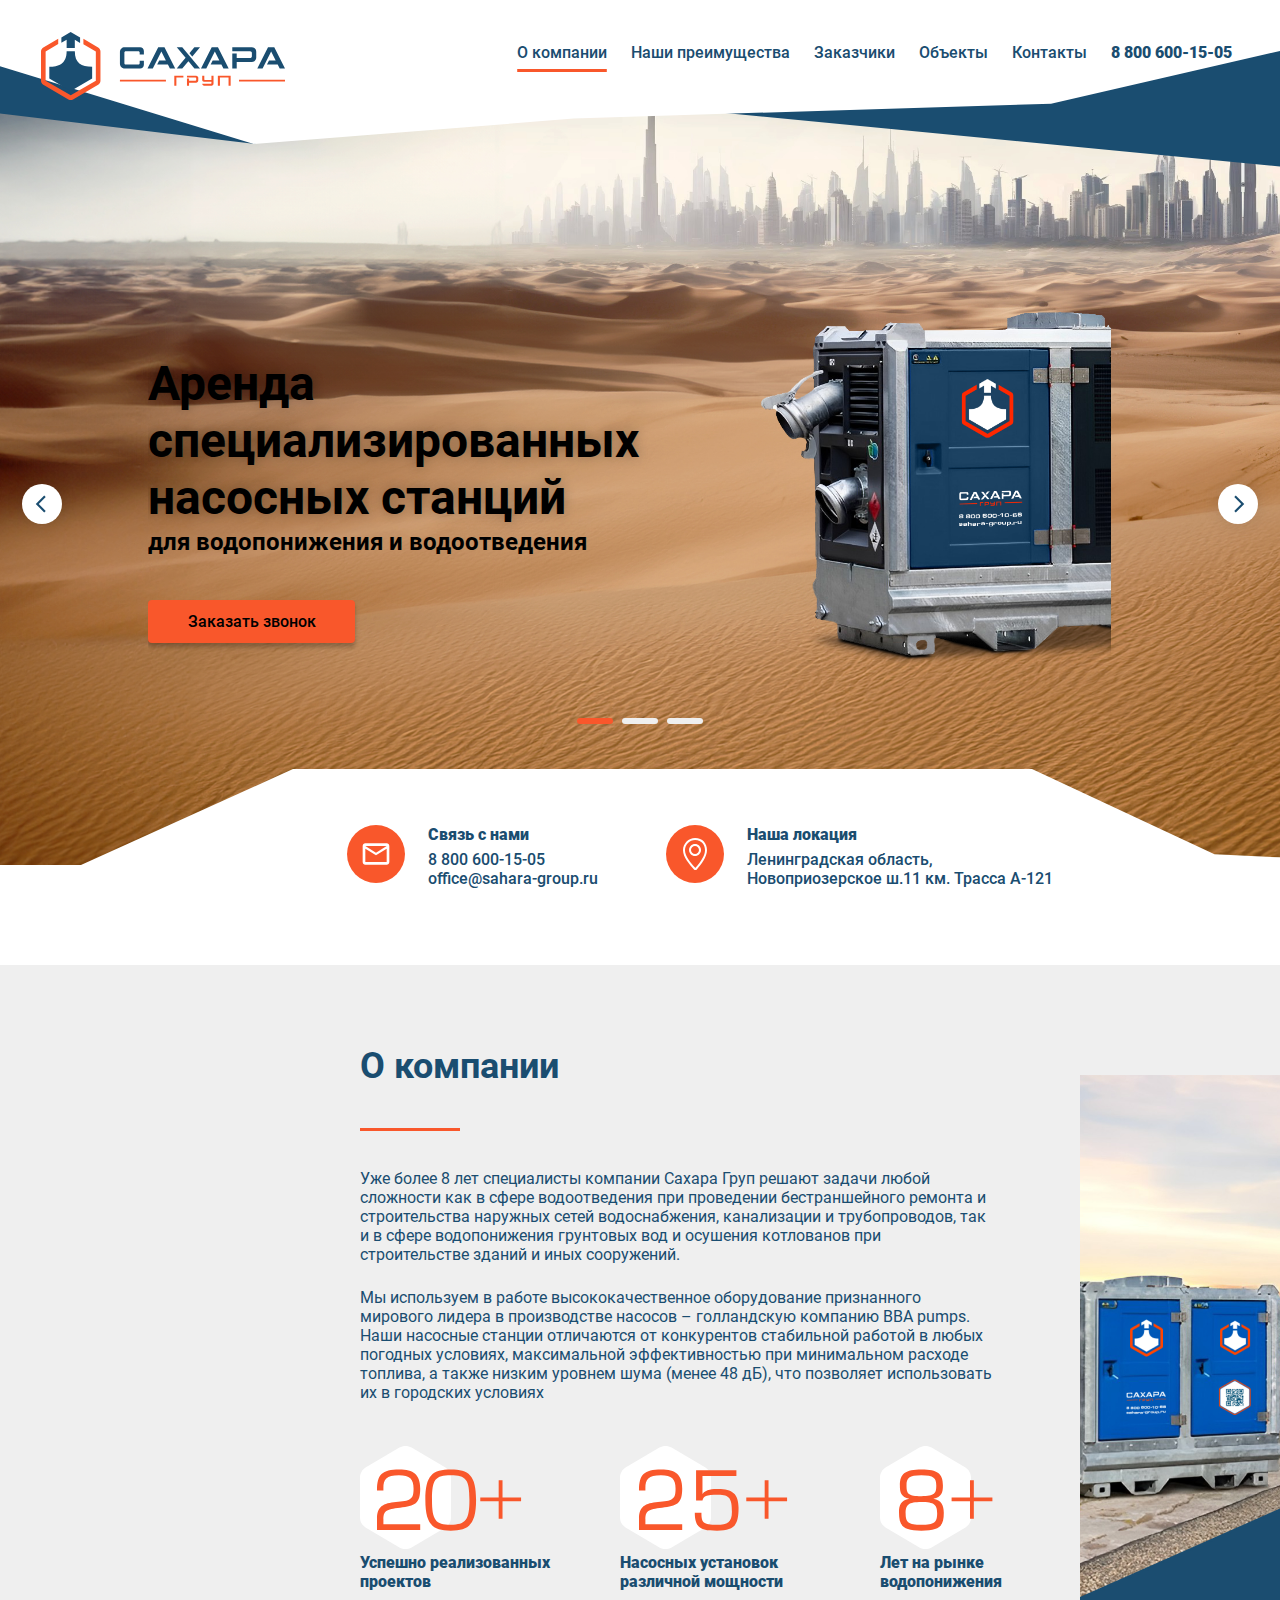
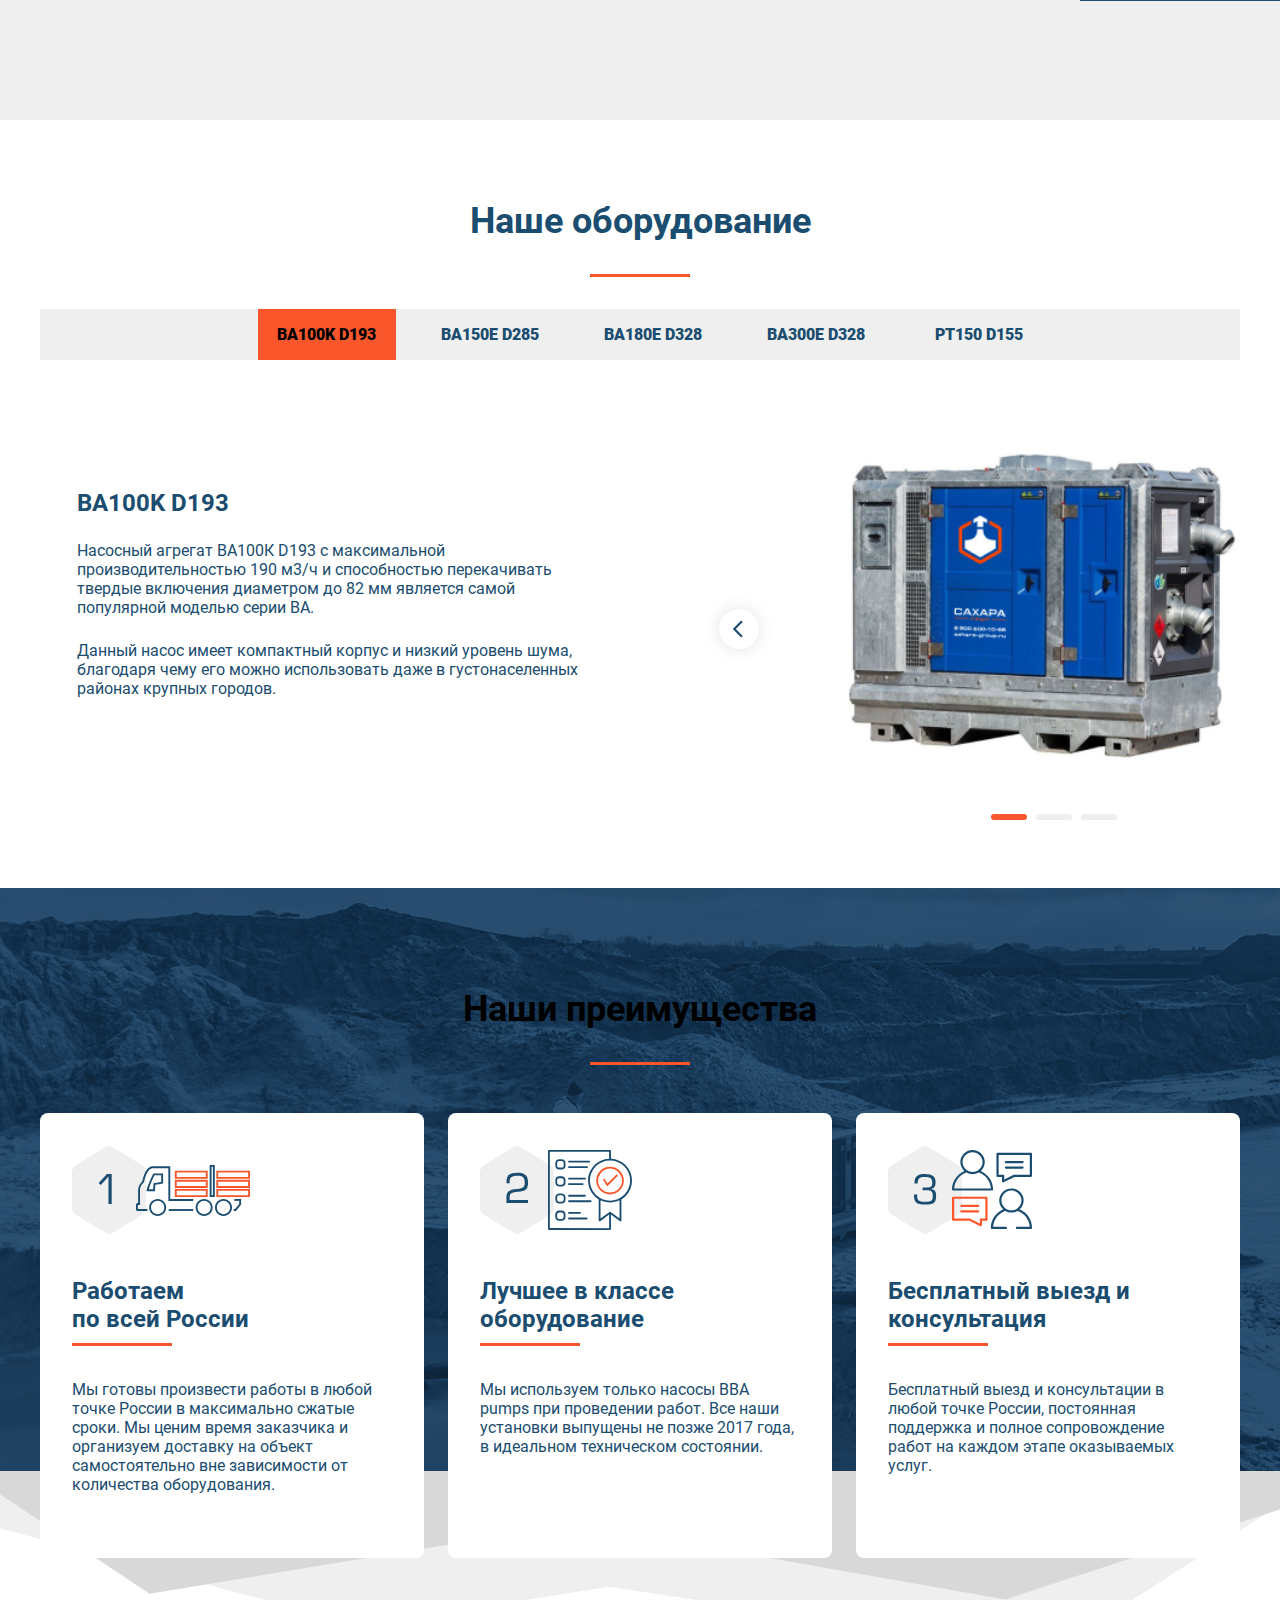
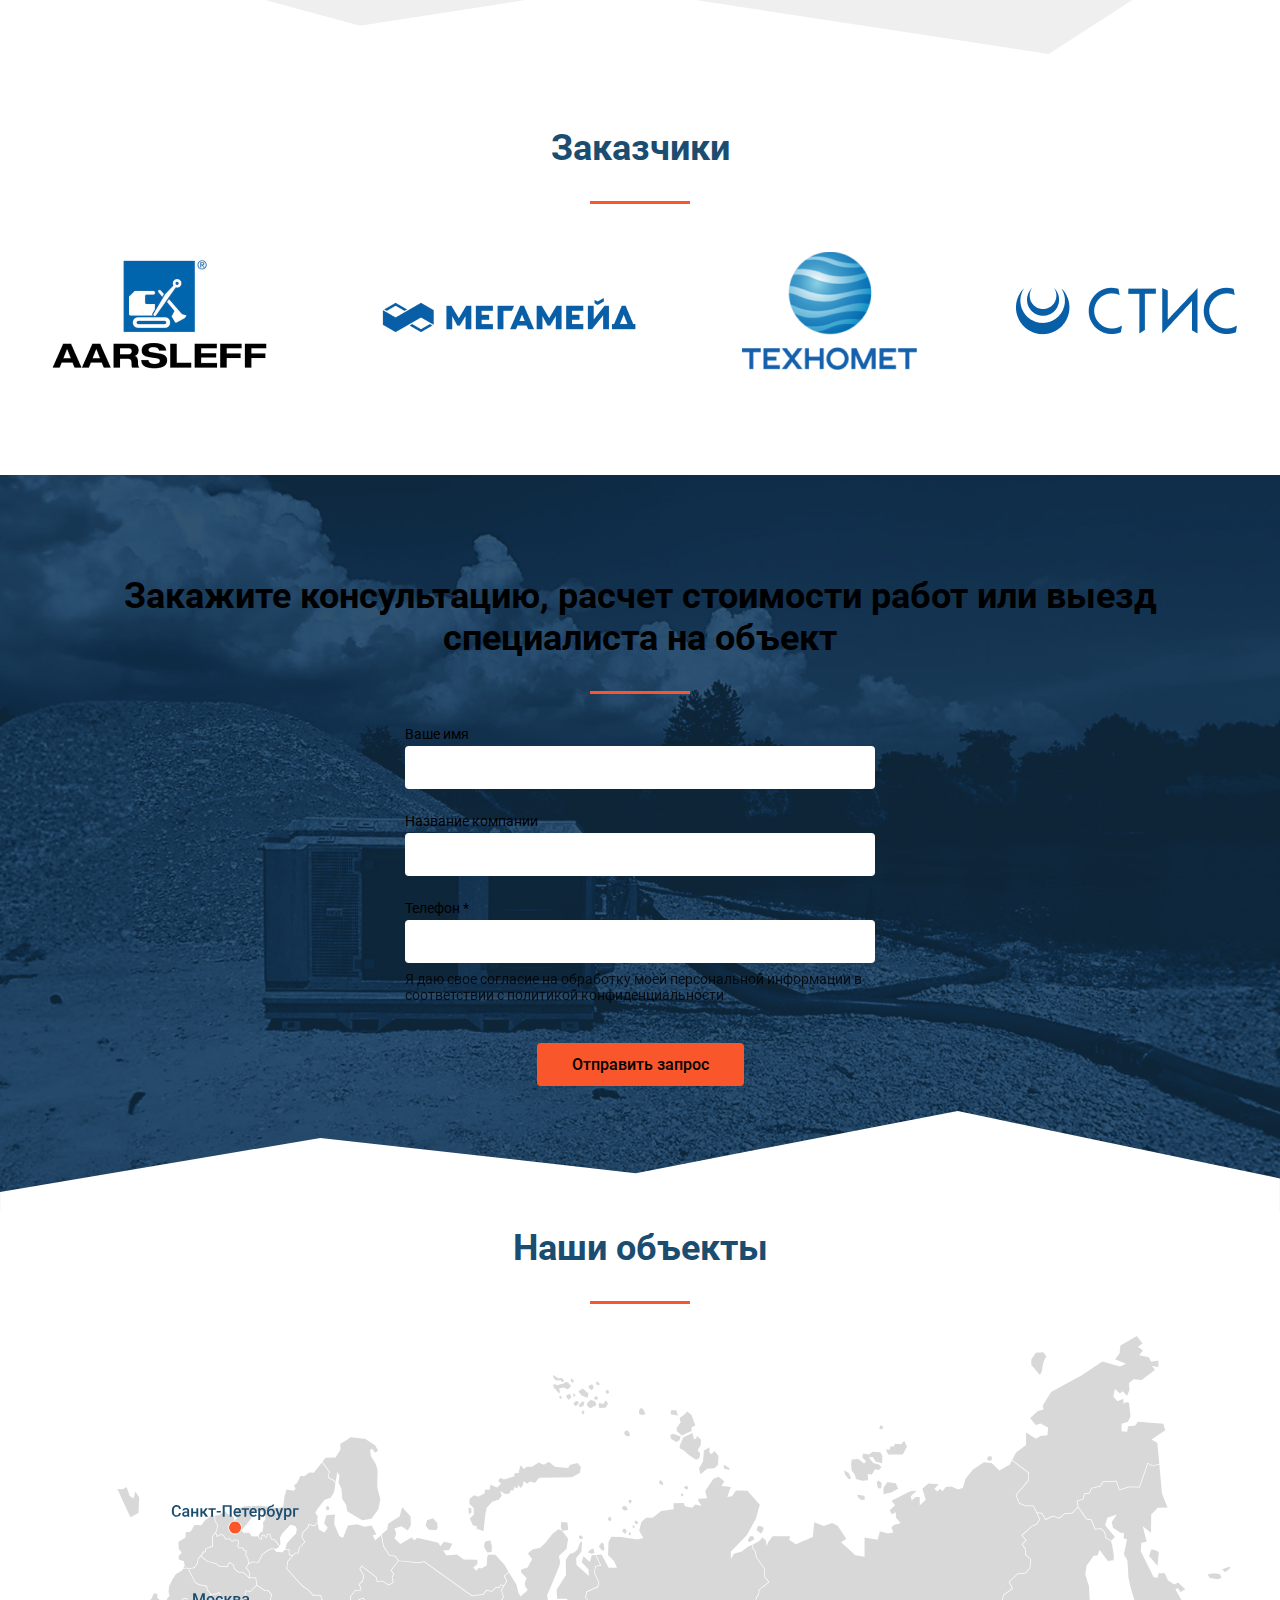
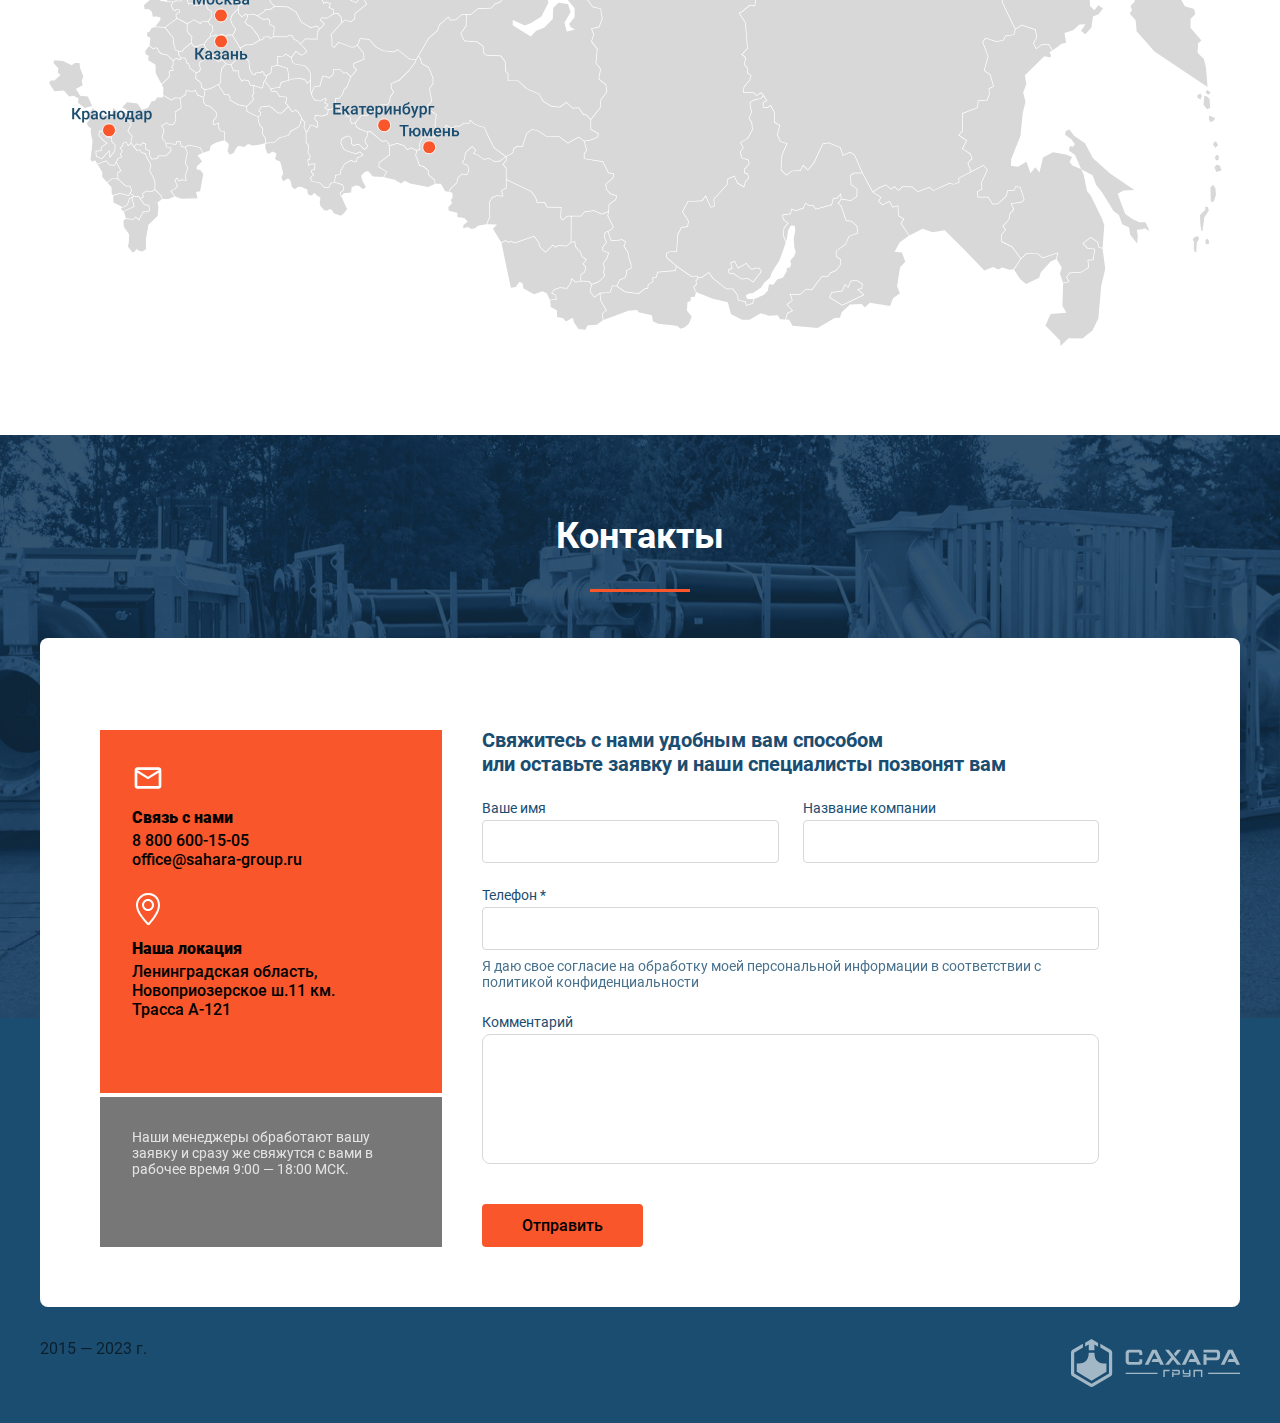
<file: index.html>
<!DOCTYPE html>
<html lang="ru">

<head>
    <meta charset="UTF-8">
    <meta name="viewport" content="width=device-width, initial-scale=1.0">
    <link rel="stylesheet" href="css/reseter.css">
    <link rel="stylesheet" href="css/style.css">
    <title>Макет Сахара</title>
</head>

<body>
    <a class="skip-link" href="#main">
        Перейти к контенту
      </a>
    <header>
        <div class="wrapperheader">
            <nav>
                <button type="button" class="logo lg-hidden"><a href="./form.html" class="lg-hidden"><img src="./imgs/Logo.svg" alt="логотип" class="lg-hidden"><span
                            class="sr-only lg-hidden">на главную</span></a></button>
                <button type="button" class="logo sm-hidden"><a href="./form.html"><img src="./css/imgs2/Logo_lg.svg" alt="логотип" class="sm-hidden"><span
                            class="sr-only sm-hidden">на главную</span></a></button>
                <a href="#aboutcompany" class="podzag500 sm-hidden href-header-namings">О компании</a>
                <a href="#ourbenefits" class="podzag500 sm-hidden href-header-namings">Наши преимущества</a>
                <a href="#customerssection" class="podzag500 sm-hidden href-header-namings">Заказчики</a>
                <a href="#objects" class="podzag500 sm-hidden href-header-namings">Объекты</a>
                <a href="#contacts" class="podzag500 sm-hidden href-header-namings">Контакты</a>
                <a href="#consultation" class="podzag900o sm-hidden href-header-namings">8 800 600-15-05</a>
                <button class="burger lg-hidden" type="button"><a href="./demo.html"><img src="./imgs/Menu.svg"
                            alt="меню"><span class="sr-only">открыть меню</span></a></button>
                <img src="./imgs/Line.svg" class="header-oline sm-hidden" alt="декоративная линия">
            </nav>
            <img src="./css/imgs2/headerback.svg" alt="узоры" class="headerback lg-hidden">
            <img src="./css/imgs2/headerbacklg.svg" alt="узоры" class="sm-hidden headerback-lg">
        </div>
    </header>
    <main id="main">
        <h1>Аренда насосных спецстанций Сахара</h1>
        <section class="preview">
            <div class="wrapper lg-hidden">
                <div class="previewzag lg-hidden">
                    <h2 class="h2main">Аренда специализированных насосных станций</h2>
                    <p class="podzag500w">для водопонижения и водоотведения</p>
                </div>
                <img src="./imgs/Bump1.png" alt="станция" class="previewstation">
                <button type="button" class="ordercall center">Заказать звонок</button>
            </div>

            <div class="wrapper22 lg-hidden">
                <div class="prmailback">
                    <div class="prmailmain">
                        <img src="./imgs/Graphic (1).svg" alt="декоративный элемент" class="prmailgraphic">
                        <div class="previewmail">
                            <svg width="58" height="58" viewBox="0 0 58 58" fill="none"
                                xmlns="http://www.w3.org/2000/svg">
                                <circle cx="29" cy="29" r="29" fill="#F9572B" />
                                <path
                                    d="M42.3332 21C42.3332 19.5333 41.1332 18.3333 39.6665 18.3333H18.3332C16.8665 18.3333 15.6665 19.5333 15.6665 21V37C15.6665 38.4666 16.8665 39.6666 18.3332 39.6666H39.6665C41.1332 39.6666 42.3332 38.4666 42.3332 37V21ZM39.6665 21L28.9998 27.6666L18.3332 21H39.6665ZM39.6665 37H18.3332V23.6666L28.9998 30.3333L39.6665 23.6666V37Z"
                                    fill="white" />
                            </svg>
                            <div class="conts">
                                <p class="podzag900b p1mg">Связь с нами</p>
                                <p class="podzag500">8 800 600-15-05 </p>
                                <p class="podzag500">office@sahara-group.ru</p>
                            </div>
                        </div>
                        <div class="previewmail">
                            <svg width="58" height="58" viewBox="0 0 58 58" fill="none"
                                xmlns="http://www.w3.org/2000/svg">
                                <circle cx="29" cy="29" r="29" fill="#F9572B" />
                                <g clip-path="url(#clip0_0_1)">
                                    <path
                                        d="M29.1145 12.9885C22.555 12.9885 17 18.575 17 25.193C17 32.123 23.4385 39.21 27.7695 44.191C27.786 44.211 28.486 44.9885 29.3485 44.9885H29.425C30.2875 44.9885 30.9825 44.211 31 44.191C35.0645 39.5185 41 31.8145 41 25.193C41 18.575 36.667 12.9885 29.1145 12.9885ZM29.5155 42.8495C29.4805 42.8845 29.4295 42.9236 29.3845 42.9561C29.3385 42.9246 29.2885 42.8846 29.2515 42.8496L28.7285 42.2481C24.6225 37.5375 19 31.0871 19 25.193C19 19.6615 23.632 14.988 29.1145 14.988C35.9435 14.988 39 20.113 39 25.193C39 29.6675 35.8085 35.6085 29.5155 42.8495ZM29.035 19.044C25.7215 19.044 23.035 21.7305 23.035 25.044C23.035 28.3575 25.7215 31.044 29.035 31.044C32.3485 31.044 35.035 28.3575 35.035 25.044C35.035 21.7305 32.3485 19.044 29.035 19.044ZM29.035 29.044C26.8295 29.044 24.9889 27.206 24.9889 25C24.9889 22.7945 26.7834 21 28.9889 21C31.1959 21 32.9889 22.7945 32.9889 25C32.9899 27.206 31.242 29.044 29.035 29.044Z"
                                        fill="white" />
                                </g>
                                <defs>
                                    <clipPath id="clip0_0_1">
                                        <rect width="32" height="32" fill="white" transform="translate(13 13)" />
                                    </clipPath>
                                </defs>
                            </svg>
                            <div class="conts">
                                <p class="podzag900b p1mg">Наша локация</p>
                                <p class="podzag500">Ленинградская область, </p>
                                <p class="podzag500">Новоприозерское ш.11 км.</p>
                                <p class="podzag500">Трасса А-121</p>
                            </div>
                        </div>
                    </div>
                </div>
            </div>
            <!------------------------------------------------------------------------КОД ДЛЯ ПК--------------------------------------------------------------------------------------------------------------------------------------------------------------------->
            <div class="wrapper sm-hidden">
                <div class="div-for-graphic">
                </div>
                <div class="lg-maindiv">
                    <button type="button" class="arrowbutton1"><img src="./css/imgs2/arrowleft.svg"
                            alt="стрелка влево"><span class="sr-only">переключить на левое изображение</span></button>
                    <div class="lg-maindiv2">
                        <div class="lg-smallguy1">
                            <div class="previewzag">
                                <h2 class="h2main">Аренда специализированных насосных станций</h2>
                                <p class="podzag500w2">для водопонижения и водоотведения</p>
                            </div>
                            <button type="button" class="ordercall">Заказать звонок</button>
                        </div>
                        <img src="./imgs/bumplgpreview.png" alt="станция" class="previewstation2">
                    </div>
                    <button type="button" class="arrowbutton2"><img src="./css/imgs2/arrowright.svg"
                            alt="стрелка вправо"><span class="sr-only">переключить на правое изображение</span></button>
                </div>
                <div class="oqslidermain">
                    <button type="button" class="ourequipslider1"><span class="sr-only">переключить на
                            изображение</span></button>
                    <button type="button" class="ourequipslider"><span class="sr-only">переключить на
                            изображение</span></button>
                    <button type="button" class="ourequipslider"><span class="sr-only">переключить на
                            изображение</span></button>
                </div>
                <div class="prmailmain sm-hidden">
                    <div class="previewmail">
                        <svg width="58" height="58" viewBox="0 0 58 58" fill="none" xmlns="http://www.w3.org/2000/svg">
                            <circle cx="29" cy="29" r="29" fill="#F9572B" />
                            <path
                                d="M42.3332 21C42.3332 19.5333 41.1332 18.3333 39.6665 18.3333H18.3332C16.8665 18.3333 15.6665 19.5333 15.6665 21V37C15.6665 38.4666 16.8665 39.6666 18.3332 39.6666H39.6665C41.1332 39.6666 42.3332 38.4666 42.3332 37V21ZM39.6665 21L28.9998 27.6666L18.3332 21H39.6665ZM39.6665 37H18.3332V23.6666L28.9998 30.3333L39.6665 23.6666V37Z"
                                fill="white" />
                        </svg>
                        <div class="conts">
                            <p class="podzag900b p1mg">Связь с нами</p>
                            <p class="podzag500">8 800 600-15-05 </p>
                            <p class="podzag500">office@sahara-group.ru</p>
                        </div>
                    </div>
                    <div class="previewmail sm-hidden">
                        <svg width="58" height="58" viewBox="0 0 58 58" fill="none" xmlns="http://www.w3.org/2000/svg">
                            <circle cx="29" cy="29" r="29" fill="#F9572B" />
                            <g clip-path="url(#clip0_0_1)">
                                <path
                                    d="M29.1145 12.9885C22.555 12.9885 17 18.575 17 25.193C17 32.123 23.4385 39.21 27.7695 44.191C27.786 44.211 28.486 44.9885 29.3485 44.9885H29.425C30.2875 44.9885 30.9825 44.211 31 44.191C35.0645 39.5185 41 31.8145 41 25.193C41 18.575 36.667 12.9885 29.1145 12.9885ZM29.5155 42.8495C29.4805 42.8845 29.4295 42.9236 29.3845 42.9561C29.3385 42.9246 29.2885 42.8846 29.2515 42.8496L28.7285 42.2481C24.6225 37.5375 19 31.0871 19 25.193C19 19.6615 23.632 14.988 29.1145 14.988C35.9435 14.988 39 20.113 39 25.193C39 29.6675 35.8085 35.6085 29.5155 42.8495ZM29.035 19.044C25.7215 19.044 23.035 21.7305 23.035 25.044C23.035 28.3575 25.7215 31.044 29.035 31.044C32.3485 31.044 35.035 28.3575 35.035 25.044C35.035 21.7305 32.3485 19.044 29.035 19.044ZM29.035 29.044C26.8295 29.044 24.9889 27.206 24.9889 25C24.9889 22.7945 26.7834 21 28.9889 21C31.1959 21 32.9889 22.7945 32.9889 25C32.9899 27.206 31.242 29.044 29.035 29.044Z"
                                    fill="white" />
                            </g>
                            <defs>
                                <clipPath id="clip0_0_1">
                                    <rect width="32" height="32" fill="white" transform="translate(13 13)" />
                                </clipPath>
                            </defs>
                        </svg>
                        <div class="conts">
                            <p class="podzag900b p1mg">Наша локация</p>
                            <p class="podzag500">Ленинградская область, </p>
                            <p class="podzag500">Новоприозерское ш.11 км. Трасса А-121</p>
                        </div>
                    </div>
                </div>
            </div>
        </section>
        <!--------------------------------------------------------------------------РАЗДЕЛ О КОМПАНИИ------------------------------------------------------------------------------------------------------------------->
        <section class="aboutcompany" id="aboutcompany">
            <div class="aboutcompanywrapper lg-hidden">
                <h2 class="h2b centertext">О компании</h2>
                <div><img src="./imgs/Line.svg" class="orangeline orangeline2" alt="оранжевая линия"></div>
                <div class="abctext">
                    <p class="opismall">Уже более 8 лет специалисты компании Сахара Груп решают задачи
                        любой сложности как в сфере водоотведения
                        при проведении бестраншейного ремонта и строительства наружных сетей водоснабжения, канализации
                        и
                        трубопроводов, так и в сфере водопонижения грунтовых вод и осушения котлованов при строительстве
                        зданий
                        и иных сооружений. </p>
                    <p class="opismall">Мы используем в работе высококачественное оборудование признанного мирового
                        лидера в
                        производстве насосов – голландскую компанию BBA pumps. Наши насосные станции отличаются от
                        конкурентов
                        стабильной работой в любых погодных условиях, максимальной эффективностью при минимальном
                        расходе
                        топлива, а также низким уровнем шума (менее 48 дБ), что позволяет использовать их в городских
                        условиях
                    </p>
                </div>
                <div class="abcsignsmain lg-hidden">
                    <div>
                        <img src="./imgs/Info-1.svg" alt="20+" class="aboutcompanysigns">
                        <p class="podzag900b aboutcompanysignstext">Успешно реализованных проектов</p>
                    </div>
                    <div>
                        <img src="./imgs/Info-2.svg" alt="25+" class="aboutcompanysigns">
                        <p class="podzag900b aboutcompanysignstext">Насосных установок различной мощности</p>
                    </div>
                    <div>
                        <img src="./imgs/Info-3.svg" alt="8+" class="aboutcompanysigns">
                        <p class="podzag900b aboutcompanysignstext">Лет на рынке водопонижения</p>
                    </div>
                </div>
                <img src="./imgs/bumpabout.jpg" alt="станция" class="bumpabout">
            </div>
            <!---------------------------------------------------------ВЕРСИЯ ДЛЯ ПК О КОМПАНИИ----------------------------------------------------------------------------------------------------------------------------------------------------------------------------->
            <div class="aboutcompanywrapper sm-hidden">
                <div class="abc-lg-divmain">
                    <div class="abc-lg-div1">
                        <h2 class="h2b">О компании</h2>
                        <div><img src="./imgs/Line.svg" alt="линия"></div>
                        <div class="abctext">
                            <p class="opismall">Уже более 8 лет специалисты компании Сахара Груп решают задачи
                                любой сложности как в сфере водоотведения
                                при проведении бестраншейного ремонта и строительства наружных сетей водоснабжения,
                                канализации
                                и
                                трубопроводов, так и в сфере водопонижения грунтовых вод и осушения котлованов при
                                строительстве
                                зданий
                                и иных сооружений. </p>
                            <p class="opismall">Мы используем в работе высококачественное оборудование признанного
                                мирового
                                лидера в
                                производстве насосов – голландскую компанию BBA pumps. Наши насосные станции отличаются
                                от
                                конкурентов
                                стабильной работой в любых погодных условиях, максимальной эффективностью при
                                минимальном
                                расходе
                                топлива, а также низким уровнем шума (менее 48 дБ), что позволяет использовать их в
                                городских
                                условиях
                            </p>
                        </div>
                        <div class="abcsignsmain sm-hidden">
                            <div>
                                <img src="./imgs/Info-1.svg" alt="20+" class="aboutcompanysigns">
                                <p class="podzag900b aboutcompanysignstext">Успешно реализованных проектов</p>
                            </div>
                            <div>
                                <img src="./imgs/Info-2.svg" alt="25+" class="aboutcompanysigns">
                                <p class="podzag900b aboutcompanysignstext">Насосных установок различной мощности</p>
                            </div>
                            <div>
                                <img src="./imgs/Info-3.svg" alt="8+" class="aboutcompanysigns">
                                <p class="podzag900b aboutcompanysignstext">Лет на рынке водопонижения</p>
                            </div>
                        </div>
                    </div>
                    <div class="abc-lg-div2">
                        <img src="./css/imgs2/bumpabputlg.jpg" alt="станция" class="bumpabout222">
                    </div>
                </div>
            </div>
        </section>
        <!--------------------------------------------НАЧАЛО СЕКЦИИ НАШЕ ОБОРУДОВАНИЕ--------------------------------------------------------------------------------------------------------------------------------------------------------->
        <section class="ourequipment">
            <div class="ourequipmentwrapper lg-hidden">
                <h2 class="ourequiph2 h2b">Наше оборудование</h2>
                <div><img src="./imgs/Line.svg" class="orangeline orangeline2" alt="линия"></div>
                <div class="ourequipline">
                    <button type="button" class="podzag900 ourequipbutton">BA100K D193</button>
                    <button type="button" class="podzag900b ourequipbutton2">BA150E D285</button>
                    <button type="button" class="podzag900b ourequipbutton2">BA180E D328</button>
                </div>
                <h3 class="ourequiph3">BA100K D193</h3>
                <div class="ourequiptext">
                    <p class="opismall">Насосный агрегат ВА100К D193 с максимальной производительностью
                        190 м3/ч и способностью перекачивать
                        твердые включения диаметром до 82 мм является самой популярной моделью серии BA.</p>
                    <p class="opismall">Данный насос имеет
                        компактный корпус и низкий уровень шума, благодаря чему его можно использовать даже в
                        густонаселенных
                        районах крупных городов.</p>
                </div>
                <img src="./imgs/bumpunderequipment.png" alt="Модель BA100K D193" class="mrgleft24">
                <div class="oqslidermain">
                    <button type="button" class="ourequipslider1"><span class="sr-only">переключить на
                            изображение</span></button>
                    <button type="button" class="ourequipslider"><span class="sr-only">переключить на
                            изображение</span></button>
                    <button type="button" class="ourequipslider"><span class="sr-only">переключить на
                            изображение</span></button>
                </div>
            </div>
            <!---------------------------------------------НАШЕ ОБОРУДОВАНИЕ ВЕРСИЯ ДЛЯ ПК------------------------------------------------------------------------------------------------------------------------------------------------->
            <div class="ourequipmentwrapper sm-hidden">
                <h2 class="ourequiph2 h2b">Наше оборудование</h2>
                <div><img src="./imgs/Line.svg" class="orangeline orangeline2" alt="линия"></div>
                <div class="ourequipline-lg">
                    <button type="button" class="podzag900 ourequipbutton">BA100K D193</button>
                    <button type="button" class="podzag900b ourequipbutton2">BA150E D285</button>
                    <button type="button" class="podzag900b ourequipbutton2">BA180E D328</button>
                    <button type="button" class="podzag900b ourequipbutton2">BA300E D328</button>
                    <button type="button" class="podzag900b ourequipbutton2">PT150 D155</button>
                </div>
                <div class="oeq-lg-divmain">
                    <div class="oeq-lg-div1">
                        <h3 class="ourequiph3">BA100K D193</h3>
                        <div class="ourequiptext sm-hidden">
                            <p class="opismall">Насосный агрегат ВА100К D193 с максимальной производительностью
                                190 м3/ч и способностью перекачивать
                                твердые включения диаметром до 82 мм является самой популярной моделью серии BA.</p>
                            <p class="opismall">Данный насос имеет
                                компактный корпус и низкий уровень шума, благодаря чему его можно использовать даже в
                                густонаселенных
                                районах крупных городов.</p>
                        </div>
                    </div>
                    <button type="button" class="arrowbutton3"><img src="./css/imgs2/arrowleft.svg"
                            alt="стрелка влево"><span class="sr-only">переключить на левое изображение</span></button>
                    <div>
                        <img src="./imgs/bumpunderequipment.png" alt="Модель BA100K D193" class="oeqbump">
                        <div class="oqslidermain3 sm-hidden">
                            <button type="button" class="ourequipslider1"><span class="sr-only">переключить на
                                    изображение</span></button>
                            <button type="button" class="ourequipslider"><span class="sr-only">переключить на
                                    изображение</span></button>
                            <button type="button" class="ourequipslider"><span class="sr-only">переключить на
                                    изображение</span></button>
                        </div>
                    </div>
                    <button type="button" class="arrowbutton4"><img src="./css/imgs2/arrowright.svg"
                            alt="стрелка вправо"><span class="sr-only">переключить на левое изображение</span></button>
                </div>
            </div>
        </section>
        <!----------------------------------------------НАШИ ПРЕИМУЩЕСТВА---------------------------------------------------------------------------------------------------------------------------------------->
        <section class="ourbenefits" id="ourbenefits">
            <div class="ourbenefitswrapper lg-hidden">
                <h2 class="h2benefits">Наши преимущества</h2>
                <div><img src="./imgs/Line.svg" class="orangeline orangeline2" alt="линия"></div>
                <ul class="toolkitmain lg-hidden">
                    <li class="toolkits">
                        <img src="./imgs/Icon-1.svg" alt="1">
                        <h3 class="podzagbenf">Работаем <br />
                            по всей России</h3>
                        <div><img src="./imgs/Line.svg" class="orangeline2" alt="линия"></div>
                        <p class="opismall">Мы готовы произвести работы в любой точке России в максимально
                            сжатые сроки. Мы ценим время заказчика и
                            организуем доставку на объект самостоятельно вне зависимости от количества оборудования.</p>
                    </li>
                    <li class="toolkits">
                        <img src="./imgs/Icon-2.svg" alt="гарантиязначок">
                        <h3 class="podzagbenf">Лучшее в классе <br />оборудование</h3>
                        <div><img src="./imgs/Line.svg" class="orangeline2" alt="линия"></div>
                        <p class="opismall">Мы используем только насосы BBA pumps при проведении работ. Все
                            наши установки выпущены не позже 2017
                            года, в идеальном техническом состоянии.</p>
                    </li>
                    <li class="toolkitslast">
                        <img src="./imgs/Icon-3.svg" alt="консультациязначок">
                        <h3 class="podzagbenf">Бесплатный выезд и <br />консультация</h3>
                        <div><img src="./imgs/Line.svg" class="orangeline2" alt="линия"></div>
                        <p class="opismall">Бесплатный выезд и консультации в любой точке России, постоянная
                            поддержка и полное сопровождение работ
                            на каждом этапе оказываемых услуг.</p>
                    </li>
                </ul>
            </div>
            <!----------------------------------------------НАШИ ПРЕИМУЩЕСТВА ВЕРСИЯ ДЛЯ ПК--------------------------------------------------------------------------------------------------------------------->
            <div class="ourbenefitswrapper sm-hidden">
                <h2 class="h2benefits2">Наши преимущества</h2>
                <div><img src="./imgs/Line.svg" class="orangeline line-toolkits-lg" alt="линия"></div>
                <ul class="toolkitmain2">
                    <li class="toolkitslast2">
                        <img src="./imgs/Icon-1.svg" alt="1">
                        <h3 class="podzagbenf">Работаем <br />
                            по всей России</h3>
                        <div><img src="./imgs/Line.svg" class="orangeline2" alt="линия"></div>
                        <p class="opismall">Мы готовы произвести работы в любой точке России в максимально
                            сжатые сроки. Мы ценим время заказчика и
                            организуем доставку на объект самостоятельно вне зависимости от количества оборудования.</p>
                    </li>
                    <li class="toolkitslast2">
                        <img src="./imgs/Icon-2.svg" alt="гарантиязначок">
                        <h3 class="podzagbenf">Лучшее в классе <br />оборудование</h3>
                        <div><img src="./imgs/Line.svg" class="orangeline2" alt="линия"></div>
                        <p class="opismall">Мы используем только насосы BBA pumps при проведении работ. Все
                            наши установки выпущены не позже 2017
                            года, в идеальном техническом состоянии.</p>
                    </li>
                    <li class="toolkitslast2">
                        <img src="./imgs/Icon-3.svg" alt="консультациязначок">
                        <h3 class="podzagbenf">Бесплатный выезд и <br />консультация</h3>
                        <div><img src="./imgs/Line.svg" class="orangeline2" alt="линия"></div>
                        <p class="opismall">Бесплатный выезд и консультации в любой точке России, постоянная
                            поддержка и полное сопровождение работ
                            на каждом этапе оказываемых услуг.</p>
                    </li>
                </ul>
            </div>
        </section>
        <!------------------------------------------------------------------ЗАКАЗЧИКИ----------------------------------------------------------------------------------------------------------------------------------------------->
        <section class="customerssection" id="customerssection">
            <img src="./imgs/customersmini.svg" alt="узоры" class="customersmini lg-hidden">
            <div class="customers lg-hidden">
                <h2 class="centertext h2b customersh2 lg-hidden">Заказчики</h2>
                <div><img src="./imgs/Line.svg" class="orangeline lg-hidden" alt="линия"></div>
                <ul class="padul lg-hidden">
                    <li><img src="./imgs/Aarsleff.png" alt="Аарслефф" class="center mrgup40"></li>
                    <li><img src="./imgs/Megameid.png" alt="МЕГАМЕИД" class="zakazpics"></li>
                    <li><img src="./imgs/Tehnomet.png" alt="ТЕХНОМЕТ" class="zakazpics"></li>
                    <li><img src="./imgs/CTIC.png" alt="СТИС" class="zakazpics stis"></li>
                </ul>
            </div>
            <!------------------------------------------------------------------ЗАКАЗЧИКИ ВЕРСИЯ ДЛЯ ПК----------------------------------------------------------------------------------------------------------------------------------------------->
            <img src="./css/imgs2/zakazlggraphic.svg" alt="узоры" class="customersmini sm-hidden">
            <div class="customers sm-hidden">
                <h2 class="customersh2-lg h2b sm-hidden">Заказчики</h2>
                <div class="customers-line-lg"><img src="./imgs/Line.svg" class="orangeline sm-hidden" alt="линия">
                </div>
                <ul class="padul sm-hidden zakazpicsmain">
                    <li><img src="./imgs/Aarsleff.png" alt="Аарслефф" class="zakazpics"></li>
                    <li><img src="./imgs/Megameid.png" alt="МЕГАМЕИД" class="zakazpics mega"></li>
                    <li><img src="./imgs/Tehnomet.png" alt="ТЕХНОМЕТ" class="zakazpics"></li>
                    <li><img src="./imgs/CTIC.png" alt="СТИС" class="zakazpics stis"></li>
                </ul>
            </div>
        </section>
        <!------------------------------------------------------------------КОНСУЛЬТАЦИИ----------------------------------------------------------------------------------------------------------------------------------------------->

        <section class="consultation" id="consultation">
            <div class="consultationwrapper lg-hidden">
                <img src="./css/imgs2/graphicconsult.svg" class="graphicconsult lg-hidden" alt="декоративный элемент">
                <h2 class="centertext consulth2">Закажите консультацию, расчет стоимости работ или выезд специалиста на
                    объект</h2>
                <div><img src="./imgs/Line.svg" class="orangeline" alt="линия"></div>
                <form action="" method="GET" class="formsmall">
                    <div class="formdivmain">
                        <div class="formplacing">
                            <label for="nameuser0">Ваше имя</label>
                            <input type="text" name="nameuser0" id="nameuser0" class="formrazm">
                        </div>
                        <div class="formplacing">
                            <label for="namecomp0">Название компании</label>
                            <input type="text" name="namecomp0" id="namecomp0" class="formrazm">
                        </div>
                        <div class="formplacing">
                            <label for="phone0">Телефон *</label>
                            <input type="tel" name="phone0" id="phone0" class="formrazm">
                        </div>
                    </div>
                    <p style="opacity: 0.8;" class="left24">Я даю свое согласие на обработку моей персональной
                        информации в
                        соответствии с политикой
                        конфиденциальности</p>
                    <div><button type="submit" class="sumbit1 center">Отправить
                            запрос</button>
                    </div>
                </form>
            </div>
            <!------------------------------------------------------------------КОНСУЛЬТАЦИИ ВЕРСИЯ ДЛЯ ПК----------------------------------------------------------------------------------------------------------------------------------------------->
            <div class="consultationwrapper sm-hidden">
                <img src="./css/imgs2/graphic-lg-cons.svg" class="graphicconsult-lg sm-hidden"
                    alt="декоративный элемент">
                <h2 class="centertext consulth2">Закажите консультацию, расчет стоимости работ или выезд специалиста на
                    объект</h2>
                <div><img src="./imgs/Line.svg" class="orangeline" alt="линия"></div>
                <form action="" method="GET" class="formsmall">
                    <div class="formdivmain">
                        <div class="formplacing">
                            <label for="nameuser1">Ваше имя</label>
                            <input type="text" name="nameuser1" id="nameuser1" class="formrazm">
                        </div>
                        <div class="formplacing">
                            <label for="namecomp1">Название компании</label>
                            <input type="text" name="namecomp1" id="namecomp1" class="formrazm">
                        </div>
                        <div class="formplacing">
                            <label for="phone1">Телефон *</label>
                            <input type="tel" name="phone1" id="phone1" class="formrazm">
                        </div>
                    </div>
                    <p style="opacity: 0.8;" class="comm-cons-lg">Я даю свое согласие на обработку моей персональной
                        информации в
                        соответствии с политикой
                        конфиденциальности</p>
                    <div><button type="submit" class="sumbit1 center">Отправить
                            запрос</button>
                    </div>
                </form>
            </div>
        </section>
        <!-----------------------------------------НАШИ ОБЪЕКТЫ-------------------------------------------------------------------------------------------------------------------------------------------------------------------------->
        <section id="objects">
            <div class="objectswrapper lg-hidden">
                <h2 class="h2b h2benefits">Наши <br />объекты</h2>
                <div><img src="./imgs/Line.svg" class="orangeline orangeline2" alt="линия"></div>
                <img src="./imgs/mother-russia.svg" alt="карта" class="rumap">
                <div class="rumapdiv">
                    <ul class="podzag500 rumapul">
                        <li class="rumaplist">Екатеринбург</li>
                        <li class="rumaplist">Казань</li>
                        <li class="rumaplist">Краснодар</li>
                    </ul>
                    <ul class="podzag500 rumapul">
                        <li class="rumaplist">Москва</li>
                        <li class="rumaplist">Санкт-Петербург</li>
                        <li class="rumaplist">Тюмень</li>
                    </ul>
                </div>
            </div>
            <!------------------------------------НАШИ ОБЪЕКТЫ ВЕРСИЯ ДЛЯ ПК-------------------------------------------------------------------------------------------------------------------------------------->
            <div class="objectswrapper2 sm-hidden">
                <h2 class="h2b h2benefits-lg">Наши объекты</h2>
                <div><img src="./imgs/Line.svg" class="orangeline orangeline2" alt="линия"></div>
                <img src="./css/imgs2/rumap-lg.svg" alt="карта" class="rumap-lg">
            </div>
        </section>
        <!------------------------------------------КОНТАКТЫ---------------------------------------------------------------------------------------->
        <section class="contacts" id="contacts">
            <div class="contactswrapper lg-hidden">
                <h2 class="centertext lg-hidden">Контакты</h2>
                <div><img src="./imgs/Line.svg" class="orangeline lg-hidden" alt="линия"></div>
                <div class="contlargeboxes">
                    <div class="orangebox">
                        <img src="./imgs/mail-i.svg" alt="иконкасообщения">
                        <p class="podzag900 orngtextpodzag">Cвязь с нами</p>
                        <p class="podzag500w orngtextmrg">8 800 600-15-05 <br /> office@sahara-group.ru</p>
                        <img src="./imgs/location-i.svg" alt="иконкагеолокации">
                        <p class="podzag900 orngtextpodzag">Наша локация</p>
                        <p class="podzag500w orngtextmrg">Ленинградская область, Новоприозерское ш.11 км.<br /> Трасса
                            А-121
                        </p>
                    </div>
                    <div class="greybox">
                        <p class="greyboxtext">Наши менеджеры обработают вашу заявку и сразу же свяжутся с вами в
                            рабочее время 9:00 — 18:00
                            МСК.</p>
                    </div>
                </div>
                <form action="" method="get" class="formsmall">
                    <div class="formdivmain2">
                        <p class="podzag500w formp2">Свяжитесь с нами удобным вам способом <br /> или оставьте заявку и
                            наши
                            специалисты
                            позвонят
                            вам</p>
                        <div>
                            <div class="formplacing2">
                                <label for="name2" class="blockm">Ваше имя</label>
                                <input type="text" name="name2" id="name2" class="formrazm">
                            </div>
                            <div class="formplacing2">
                                <label for="namecomp2" class="blockm">Название компании</label>
                                <input type="text" name="namecomp2" id="namecomp2" class="formrazm">
                            </div>
                        </div>
                        <div class="formplacing2">
                            <label for="phone2" class="blockm">Телефон *</label>
                            <input type="text" name="phone2" id="phone2" class="formrazm">
                        </div>
                        <p class="formdownp">Я даю свое согласие на обработку моей персональной информации в
                            соответствии с политикой
                            конфиденциальности</p>
                        <label for="comment4" class="blockm commentlabel">Комментарий</label>
                        <input type="text" name="comment4" id="comment4" class="commentinput">
                        <div><button type="submit" class="sumbitdown">Отправить</button></div>
                    </div>
                </form>
            </div>
            <!------------------------------------------КОНТАКТЫ ВЕРСИЯ ДЛЯ ПК---------------------------------------------------------------------------------------->
            <div class="text1-1-1">
                <h2 class="sm-hidden">Контакты</h2>
            </div>
            <div class="center"><img src="./imgs/Line.svg" class="orangeline sm-hidden" alt="линия"></div>
            <div class="big-lg-contacts">
                <div class="contactsback-lg sm-hidden">
                    <div class="contlargeboxes"> <!----ДВЕ КОРОБКИ В 1 ДИВЕ-->
                        <div class="orangebox">
                            <img src="./imgs/mail-i.svg" alt="иконкасообщения">
                            <p class="podzag900 orngtextpodzag">Cвязь с нами</p>
                            <p class="podzag500w orngtextmrg">8 800 600-15-05 <br /> office@sahara-group.ru</p>
                            <img src="./imgs/location-i.svg" alt="иконкагеолокации">
                            <p class="podzag900 orngtextpodzag">Наша локация</p>
                            <p class="podzag500w orngtextmrg">Ленинградская область, Новоприозерское ш.11 км.<br />
                                Трасса
                                А-121
                            </p>
                        </div>
                        <div class="greybox">
                            <p class="greyboxtext">Наши менеджеры обработают вашу заявку и сразу же свяжутся с вами в
                                рабочее время 9:00 — 18:00
                                МСК.</p>
                        </div>
                    </div>
                    <div class="cont-forms-lgmain">
                        <form action="" method="get" class="formsmall">
                            <div class="formdivmain22">
                                <p class="podzag900b">Свяжитесь с нами удобным вам способом <br /> или оставьте
                                    заявку и
                                    наши
                                    специалисты
                                    позвонят
                                    вам</p>
                                <div class="mini-div-contacts">
                                    <div class="formplacing2">
                                        <label for="name3" class="blockm">Ваше имя</label>
                                        <input type="text" name="name3" id="name3" class="formrazm22">
                                    </div>
                                    <div class="formplacing2">
                                        <label for="namecomp3" class="blockm">Название компании</label>
                                        <input type="text" name="namecomp3" id="namecomp3" class="formrazm22">
                                    </div>
                                </div>
                                <div class="formplacing2">
                                    <label for="phone3" class="blockm">Телефон *</label>
                                    <input type="text" name="phone3" id="phone3" class="formrazm22">
                                </div>
                                <p class="formdownp">Я даю свое согласие на обработку моей персональной информации в
                                    соответствии с политикой
                                    конфиденциальности</p>
                                <label for="comment1" class="blockm commentlabel">Комментарий</label>
                                <input type="text" name="comment1" id="comment1" class="commentinput22">
                                <div><button type="submit" class="sumbitdown">Отправить</button></div>
                            </div>
                        </form>
                    </div>
                </div>
            </div>
        </section>
    </main>
    <!-------------------------------------------------ФУТЕР----------------------------------------------------------------------------------------------------------------------------------------------->
    <footer class="footer1">
        <div class="footerwrapper lg-hidden">
            <img src="./imgs/Vector 9.svg" alt="линия" class="footervector">
            <div class="footerdiv">
                <p class="opismallw"><a class="opismallw anone" href="./grid.html">2015 — 2023 г.</a></p>
                <img src="./imgs/Logofooter.svg" alt="Логотип Сахара Груп">
            </div>
        </div>
        <!-------------------------------------------------ФУТЕР ВЕРСИЯ ДЛЯ ПК----------------------------------------------------------------------------------------------------------------------------------------------->
        <div class="footerdiv sm-hidden">
            <p class="opismallw"><a class="opismallw anone" href="./grid.html">2015 — 2023 г.</a></p>
            <img src="./css/imgs2/saharafooter-lg.svg" alt="Логотип Сахара Груп">
        </div>
    </footer>
</body>

</html>
</file>
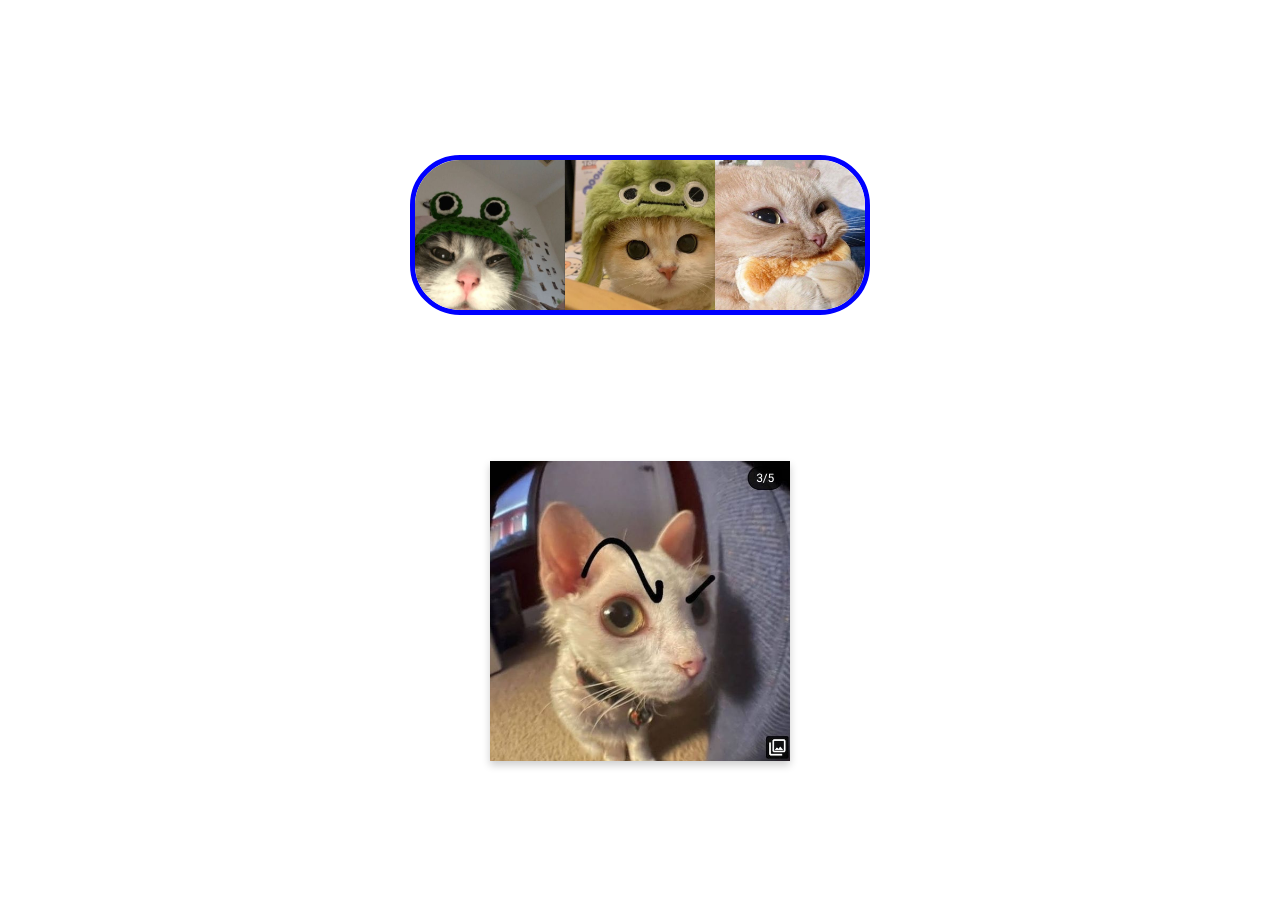
<file: demo.html>
<!DOCTYPE html>
<html>
  <head>
    <meta name="viewport" content="width=device-width, initial-scale=1" />
    <link rel="stylesheet" href="./css/demo.css" />
 </head>
  <body>
    <div class="line-wrapper">
      <div class="sprintline">
        <img
          class="sprintline-img"
          style="width: 150px; height: 150px"
          src="./css/imgsanimation/run1.jpg"
          alt=""
        /><img
          class="sprintline-img del1"
          style="width: 150px; height: 150px"
          src="./css/imgsanimation/run2.jpg"
          alt=""
        /><img
          class="sprintline-img del2"
          style="width: 150px; height: 150px"
          src="./css/imgsanimation/run3.jpg"
          alt=""
        />
        <img
          class="sprintline-img del3"
          style="width: 150px; height: 150px"
          src="./css/imgsanimation/run5.jpg"
          alt=""
        />
      </div>
    </div>
    <div class="rotating-card">
      <div class="rotating-card-inner">
        <div class="rotating-card-front">
          <img
            src="./css/imgsanimation/keycard1.jpg"
            alt="Avatar"
            style="width: 300px; height: 300px"
          />
        </div>
        <div class="rotating-card-back">
          <img
            style="width: 300px; height: 300px"
            src="./css/imgsanimation/keycard2.jpg"
            alt=""
          />
        </div>
      </div>
    </div>
  </body>
</html>
</file>
<file: css/style.css>
:root {
    font-size: 62.5%;
    --text-primary: #1A4D70;
    --text-secondary: black;
    --color-orange: #F9572B;
    --color-grey-soft: #EFEFEF;
    --color---grey-hard: #777;
    --color----Blue: #1A4D70;
    --color--Grey-medium: #D8D8D8;
    font-family: Roboto, "sans-serif", Helvetica;
}

/* roboto-300 - cyrillic_latin */
@font-face {
    font-display: swap;
    /* Check https://developer.mozilla.org/en-US/docs/Web/CSS/@font-face/font-display for other options. */
    font-family: 'Roboto';
    font-style: normal;
    font-weight: 300;
    src: url('../fonts/roboto-v30-cyrillic_latin-300.woff2') format('woff2');
    /* Chrome 36+, Opera 23+, Firefox 39+, Safari 12+, iOS 10+ */
}

/* roboto-regular - cyrillic_latin */
@font-face {
    font-display: swap;
    /* Check https://developer.mozilla.org/en-US/docs/Web/CSS/@font-face/font-display for other options. */
    font-family: 'Roboto';
    font-style: normal;
    font-weight: 400;
    src: url('../fonts/roboto-v30-cyrillic_latin-regular.woff2') format('woff2');
    /* Chrome 36+, Opera 23+, Firefox 39+, Safari 12+, iOS 10+ */
}

/* roboto-500 - cyrillic_latin */
@font-face {
    font-display: swap;
    /* Check https://developer.mozilla.org/en-US/docs/Web/CSS/@font-face/font-display for other options. */
    font-family: 'Roboto';
    font-style: normal;
    font-weight: 500;
    src: url('../fonts/roboto-v30-cyrillic_latin-500.woff2') format('woff2');
    /* Chrome 36+, Opera 23+, Firefox 39+, Safari 12+, iOS 10+ */
}

/* roboto-700 - cyrillic_latin */
@font-face {
    font-display: swap;
    /* Check https://developer.mozilla.org/en-US/docs/Web/CSS/@font-face/font-display for other options. */
    font-family: 'Roboto';
    font-style: normal;
    font-weight: 700;
    src: url('../fonts/roboto-v30-cyrillic_latin-700.woff2') format('woff2');
    /* Chrome 36+, Opera 23+, Firefox 39+, Safari 12+, iOS 10+ */
}

/* roboto-900 - cyrillic_latin */
@font-face {
    font-display: swap;
    /* Check https://developer.mozilla.org/en-US/docs/Web/CSS/@font-face/font-display for other options. */
    font-family: 'Roboto';
    font-style: normal;
    font-weight: 900;
    src: url('../fonts/roboto-v30-cyrillic_latin-900.woff2') format('woff2');
    /* Chrome 36+, Opera 23+, Firefox 39+, Safari 12+, iOS 10+ */
}

* {
    box-sizing: border-box;
}

body {
    margin: 0;
    padding: 0;
}

h1 {
    visibility: hidden;
}

*:focus{
    outline: var(--color-orange) solid 2px;
}

.skip-link {
    display: block;
    position: absolute;
    top: 0;
    z-index: 2;
    left: 32%;
    padding: 15px 30px;
    border-radius: 8px;
    border: var(--color----Blue) 2px solid;
    color: var(--text-secondary);
    background: var(--color-orange);
    transform: translateY(-210%);
    font-family: Roboto;
    font-size: 1.2rem;
    letter-spacing: 1px;
    font-weight: 700;
    text-decoration: none;
    outline: none;

}

.skip-link:focus {
    transform: translateY(0%);
    font-family: 'Roboto';
}

.sr-only {
    position: absolute;
    width: 1px;
    height: 1px;
    padding: 0;
    margin: -1px;
    overflow: hidden;
    clip: rect(0, 0, 0, 0);
    white-space: nowrap;
    border-width: 0;
}

.h2main {
    text-shadow: 0rem 0rem 1.2rem rgba(0, 0, 0, 0.25);
    font-size: 3.2rem;
    font-style: normal;
    font-weight: 700;
    line-height: normal;
    color: var(--text-secondary)
}

.wrapper {
    display: flex;
    flex-direction: column;
    align-items: center;
    max-width: 40rem;
    margin: 0 auto;
}

.wrapper22 {
    display: flex;
    flex-direction: column;
    align-items: center;
    max-width: 40rem;
    margin: 0 auto;
    margin-top: 40px;
}

.previewzag {
    display: flex;
    margin-left: auto;
    margin-right: auto;
    margin-top: 95px;
    justify-content: center;
    width: 342px;
    gap: 4px;
    flex-direction: column;
}

.previewstation {
    margin-top: 40px;
    margin-bottom: 36px;
}

.prmailmain {
    margin-top: 116px;
    display: flex;
    flex-direction: column;
    gap: 29px;
    justify-content: center;
    margin-bottom: 40px;
    position: relative;
}

.prmailback {
    display: flex;
    flex-direction: column;
    align-items: center;
    width: 100%;
    height: 100%;
    background-color: transparent;
}

.prmailgraphic {
    position: absolute;
    top: -110px;
    left: -51px;

}

.p1mg {
    margin-bottom: 6px;
}

.previewmail {
    display: flex;
    flex-wrap: wrap;
    gap: 23px;
}

.conts {
    width: calc(100% - 81px);
}


.smicon {
    width: 32px;
    height: 32px;
}

.smrkryg {
    width: 58px;
    height: 58px;
}

h3 {
    font-size: 1.6rem;
    font-style: normal;
    font-weight: 900;
    line-height: normal;
    color: var(--text-primary)
}

h2 {
    font-size: 3.6rem;
    font-style: normal;
    font-weight: 700;
    line-height: normal;
    color: black;
}

.h2b {
    font-size: 3.6rem;
    font-style: normal;
    font-weight: 700;
    line-height: normal;
    color: var(--text-primary);
}

.podzag900 {
    font-size: 1.6rem;
    font-style: normal;
    font-weight: 900;
    line-height: normal;
    color: var(--text-secondary)
}

.podzag900b {
    font-size: 1.6rem;
    font-style: normal;
    font-weight: 900;
    line-height: normal;
    color: var(--text-primary)
}

.podzag500 {
    font-size: 1.6rem;
    font-style: normal;
    font-weight: 500;
    line-height: normal;
    color: var(--text-primary)
}

.podzag500w {
    font-size: 1.6rem;
    font-style: normal;
    font-weight: 500;
    line-height: normal;
    color: var(--text-secondary)
}

.opismall {
    font-size: 1.6rem;
    font-style: normal;
    font-weight: 400;
    line-height: normal;
    color: var(--text-primary)
}

.opismallw {
    font-size: 1.6rem;
    font-style: normal;
    font-weight: 400;
    line-height: normal;
    opacity: 0.6;
    color: var(--text-secondary)
}

nav {
    display: flex;
    justify-content: space-between;
    margin-top: 20px;
    position: relative;
    z-index: 2;
}

header {
    position: relative;
}

.headerback {
    position: absolute;
    top: -20px;
    z-index: 1;
    max-width: 100%;
}

.wrapperheader {
    max-width: 40rem;
    margin: 0 auto;

}

.logo {
    background: transparent;
    border: none;
    margin-left: 2.4rem;
}

.burger {
    background: transparent;
    border: none;
    margin-right: 24px;
    margin-bottom: 15px;
}

.ordercall {
    background-color: var(--color-orange);
    border: none;
    border-radius: 4px;
    font-size: 1.6rem;
    font-style: normal;
    font-family: 'Roboto';
    font-weight: 500;
    line-height: normal;
    color: black;
    width: 207px;
    height: 43px;
    justify-content: center;
    padding-top: 12px;
    padding-bottom: 12px;
    box-shadow: 0px 4px 4px 0px rgba(0, 0, 0, 0.25);
}

.preview {
    background-image: url("./imgs2/saharapreview.jpg");
    overflow-y: hidden;
    background-size: 1956px 801px;
    background-repeat: no-repeat;
    background-position-y: -106%;
    background-position-x: 59.8%;
    overflow-x: hidden;
    position: relative;
}

.aboutcompany {
    background-color: var(--color-grey-soft);
}

.aboutcompanywrapper {
    padding-top: 40px;
    padding-bottom: 40px;
    max-width: 40rem;
    margin: 0 auto;
}

.bumpabout {
    width: 100%;
    height: 242px;
    padding-left: 24px;
    object-fit: cover;
    object-position: -115px;
}

.ourequipment {
    background-color: white;
}

.ourequipmentwrapper {
    margin-top: 80px;
    padding-top: 48px;
    padding-bottom: 48px;
    max-width: 40rem;
    margin: 0 auto;
}

.toolkitmain {
    display: flex;
    flex-direction: column;
    align-items: flex-start;
    gap: 24px;
    align-self: stretch;
    background-size: contain;
    padding-right: 24px;
    padding-left: 24px;
}

.toolkits {
    padding: 32px;
    flex-direction: column;
    align-items: flex-start;
    border-radius: 8px;
    background-color: white;
}

.toolkitslast {
    padding: 32px;
    flex-direction: column;
    align-items: flex-start;
    border-radius: 8px;
    background-color: white;
    margin-bottom: -40%;
}

.ul,
ol,
li {
    list-style-type: none;
    margin: 0;
    padding: 0;
}

.podzagbenf {
    /* Roboto Bold 24 */
    font-family: Roboto;
    font-size: 2.4rem;
    font-style: normal;
    font-weight: 700;
    line-height: normal;
    color: var(--text-primary);
    margin-bottom: 1rem;
    margin-top: 4rem;
}

.gapp16 {
    gap: 1.6rem;
}

.ourequipline {
    background-color: var(--color-grey-soft);
    max-height: 51px;
    margin-bottom: 48px;
    display: block;
    max-width: 100%;
    gap: 25px;
    overflow: scroll;
}

.ourequiph2 {
    margin-top: 80px;
    margin-bottom: 32px;
    width: 342px;
    text-align: center;
    margin-left: auto;
    margin-right: auto;
}

.ourequiph3 {
    margin-left: 24px;
    font-family: Roboto;
    font-size: 2.4rem;
    font-style: normal;
    font-weight: 700;
    line-height: normal;
}

.ourequiptext {
    display: flex;
    flex-direction: column;
    gap: 24px;
    margin-top: 16px;
    margin-bottom: 40px;
    margin-left: 25px;
    margin-right: 32px;
}

.ourequipbutton {
    background-color: var(--color-orange);
    border: none;
    width: 138px;
    height: 51px;
    margin-left: 25px;
    font-family: 'Roboto';
    padding: 16px 18px 16px 18px;

}

.ourequipbutton2 {
    background-color: var(--color-grey-soft);
    border: none;
    width: 138px;
    height: 51px;
    font-family: 'Roboto';
    padding: 16px 18px 16px 18px;
}

.mrgleft24 {
    padding-left: 24px;
    margin-bottom: 40px;
    width: 100%;
    overflow: hidden;
    resize: both;
}

.oqslidermain {
    display: flex;
    flex-direction: row;
    gap: 9px;
    justify-content: center;
}

.ourequipslider1 {
    border: none;
    background-color: var(--color-orange);
    border-radius: 8px;
    width: 36px;
    height: 6px;
}

.ourequipslider {
    border: none;
    background-color: var(--color-grey-soft);
    border-radius: 8px;
    width: 36px;
    height: 6px;
}

.orangeline {
    display: flex;
    margin-left: auto;
    margin-right: auto;
}

.orangeline2 {
    margin-bottom: 3.2rem;
}

.abctext {
    display: flex;
    flex-direction: column;
    gap: 24px;
    margin-left: 2.4rem;
    margin-right: 2.4rem;
}

.abcsignsmain {
    display: flex;
    flex-direction: column;
    gap: 40px;
    margin-bottom: 40px;
    margin-top: 32px;
}

.aboutcompanysigns {
    margin-left: 9rem;
}

.aboutcompanysignstext {
    margin-left: 92px;
    width: 20rem;
}

.ourbenefitswrapper {
    padding-top: 40px;
    max-width: 40rem;
    margin: 0 auto;
}

.h2benefits {
    margin-bottom: 32px;
    text-align: center;
    margin-left: 25px;
    margin-right: 25px;
}

.ourbenefits {
    background: url(./imgs2/ourbenefitsback.jpg);
    background-size: 1920px 583px;
    background-repeat: no-repeat;
    background-position-x: 50.5%;
    background-position-y: -3%;
    background-color: var(--color----Blue);
}

.customers {
    padding-top: 40px;
}

.customersh2 {
    margin-top: 333.5px;
}

.customerssection {
    position: relative;
    max-width: 40rem;
    margin: 0 auto;
}

.customersmini {
    position: absolute;
    z-index: -1;
    top: 58.5px;
    width: 100%;
}

.consultationwrapper {
    padding-top: 40px;
    max-width: 40rem;
    margin: 0 auto;
    position: relative;
}

.graphicconsult {
    position: absolute;
    bottom: -81px;
}

.center {
    display: flex;
    margin-left: auto;
    margin-right: auto;
    text-align: center;
}

.padul {
    padding-left: 0;
}

.mrgup40 {
    padding-top: 40px;
    ;
}

.zakazpics {
    display: flex;
    margin-left: auto;
    margin-right: auto;
    margin-top: 5.6rem;
}

.stis {
    margin-bottom: 8rem;
}

.centertext {
    margin-left: auto;
    margin-right: auto;
    text-align: center;
    margin-bottom: 3.2rem;
}

.consultation {
    background-image: url(./imgs2/consultationback.jpg);
    padding-bottom: 80px;
    background-size: cover;
    background-position-x: 50%;
}

.consulth2 {
    width: 34.2rem;
    height: 25.2rem;
}

.rumap {
    width: 362px;
    height: 186.819px;
    margin-left: 15px;
    margin-right: 15px;
}

.rumaplist {
    list-style-type: disc;
}

.rumapdiv {
    display: flex;
    flex-direction: row;
    margin-left: 25px;
    margin-right: 25px;
    justify-content: center;
    gap: 66px;
    width: 350px;
    height: 57px;
    margin-bottom: 40px;
    margin-top: 17px;
}

.rumapul {}

.labelmargin {
    margin: 0;
}

.sumbit1 {
    background-color: var(--color-orange);
    border: none;
    border-radius: 4px;
    font-size: 1.6rem;
    font-style: normal;
    font-family: 'Roboto';
    font-weight: 500;
    line-height: normal;
    width: 207px;
    height: 43px;
    justify-content: center;
    padding-top: 12px;
    padding-bottom: 12px;
    margin-top: 40px;
    color:black;
}

.blockm {
    display: block;
}

.contactswrapper {
    padding-top: 40px;
    max-width: 40rem;
    margin: 0 auto;
}


.formplacing {
    display: flex;
    flex-direction: column;
    text-align: left;
    margin-left: 24px;
    gap: 4px;
}

.formsmall {
    font-size: 1.4rem;
    font-style: normal;
    font-weight: 400;
    line-height: normal;
    color: var(--text-secondary);
}

.formdivmain {
    display: flex;
    flex-direction: column;
    gap: 24px;
    margin-top: 53px;
    margin-bottom: 8px;
}


.left24 {
    margin-left: 24px;
    margin-right: 25px;
}


.labelblock {
    display: block;
}

.formrazm {
    width: 342px;
    height: 43px;
    padding: 12px 40px;
    gap: 10px;
    border: none;
    border-radius: 4px;
}


.objectswrapper {
    padding-top: 40px;
    max-width: 40rem;
    margin: 0 auto;
}

.contacts {
    background: url(./imgs2/contactsback.jpg);
    background-size: 1920px 583px;
    background-repeat: no-repeat;
    background-position-x: 50.5%;
    background-position-y: -3%;
    background-color: var(--color----Blue);
}

.footer1 {
    background-color: var(--color----Blue);
}

.sumbitdown {
    background-color: var(--color-orange);
    border: none;
    border-radius: 4px;
    font-size: 1.6rem;
    font-style: normal;
    font-family: 'Roboto';
    font-weight: 500;
    line-height: normal;
    text-align: center;
    width: 161px;
    height: 43px;
    padding: 12px 40px 12px 40px;
    margin: 40px auto 40px 24px;
}

.sumbdowndiv {
    margin-left: 2.4rem;
    margin-top: 4rem;
    padding-bottom: 4rem;
}

.centertext2 {
    display: flex;
    justify-content: center;
}

.contlargeboxes {
    display: flex;
    flex-direction: column;
    gap: 0.4rem;
    align-items: center;
    margin-top: 3.2rem;
}

.orangebox {
    background-color: var(--color-orange);
    width: 34.2rem;
    height: 32.5rem;
    padding-left: 3.2rem;
    padding-top: 3.2rem;
    padding-bottom: 3.2rem;
}

.greybox {
    background-color: var(--color---grey-hard);
    width: 342px;
    height: 112px;
    padding: 32px 32px 32px 32px;
}

.greyboxtext {
    opacity: 0.8;
    font-family: Roboto;
    font-size: 1.4rem;
    font-style: normal;
    font-weight: 400;
    line-height: normal;
    color: white;
}

.orngtextmrg {
    margin-top: 0.4rem;
    margin-bottom: 2.4rem;
    padding: 0;
}

.orngtextpodzag {
    margin-top: 1.2rem;
    margin-bottom: 0;
}

.formplacing2 {
    display: flex;
    flex-direction: column;
    text-align: left;
    margin-left: 24px;
    gap: 4px;
    margin-top: 24px;
}

.formdivmain2 {
    display: flex;
    flex-direction: column;
    margin-top: 40px;
}

.formp2 {
    margin-left: 24px;
    margin-right: 24px;
}

.formdownp {
    font-family: Roboto;
    font-size: 1.4rem;
    font-style: normal;
    font-weight: 400;
    line-height: normal;
    opacity: 0.8;
    margin-left: 24px;
    margin-right: 24px;
    margin-top: 8px;
}

.commentinput {
    width: 342px;
    height: 180px;
    margin-left: 24px;
    border-radius: 4px;
    border: none;
}

.commentlabel {
    margin-left: 24px;
    margin-bottom: 4px;
    margin-top: 24px;
}

.footerdiv {
    display: flex;
    flex-direction: row;
    padding: 20px 24px 36px 24px;
    gap: 140px;
}

.footervector {
    margin-left: 24px;
    margin-right: 24px;
}

.footerwrapper {
    margin: 0 auto;
    max-width: 40rem;
}

.anone {
    text-decoration: none;
    opacity: 1;
}

.sm-hidden {
    display: none;
}



@media screen and (min-width: 1200px) {
    .div-for-graphic {
        background-image: url(./imgs2/graphicbig.svg);
        background-position: bottom;
        background-repeat: no-repeat;
        position: absolute;
        bottom: 0px;
        content: "";
        left: 0;
        right: 0;
        height: 196px;
    }

    .wrapper {
        max-width: 200rem;
        max-height: 90rem;
        background: transparent;
        display: flex;
        flex-direction: column;
        align-items: center;
    }

    .lg-mini-wrapper {
        display: flex;
        flex-direction: row;
        align-items: center;
        margin: 0 auto;
    }

    .wrapper22 {
        max-width: 100rem;
    }

    .lg-hidden {
        display: none;
    }

    .href-header-namings {
        font-family: 'Roboto';
        background: transparent;
        border: none;
        padding: 0;
        font-size: 1.6rem;
        font-style: normal;
        font-weight: 500;
        line-height: normal;
        color: var(--text-primary);
        margin-top: 12px;
        margin-right: 24px;
        height: 19px;
        text-decoration: none;
    }

    .logo {
        width: 244px;
        height: 68px;
        margin-right: 23.8rem;
        margin-left: 0px;
    }

    .wrapperheader {
        max-width: 125rem;
        margin: 0 auto;
        background: transparent;
    }

    .sm-hidden {
        display: initial;
    }

    nav {
        margin-top: 31px;
        margin-left: 20px;
        justify-content: initial;
        background: transparent;
        position: relative;
    }

    nav p {
        margin-top: 12px;
        margin-right: 24px;
        height: 19px;
    }

    header {
        background: transparent;
    }

    .headerback-lg {
        position: absolute;
        z-index: 1;
        left: 0;
        top: -30px;
        width: 100%;
        height: 199px;
    }

    .podzag900o {
        font-size: 1.6rem;
        font-style: normal;
        font-weight: 900;
        line-height: normal;
        color: var(--color----Blue);
    }

    .header-oline {
        position: absolute;
        left: 482px;
        top: 38px;
        width: 90px;
    }

    .preview {
        background-image: url("./imgs2/saharapreview.jpg");
        background-repeat: no-repeat;
        background-size: cover;
        background-position-x: -100px;
        background-position-y: -100px;
        position: relative;
    }

    .previewzag {
        background: transparent;
        margin-top: 0px;
        margin-bottom: 40px;
    }

    .lg-maindiv {
        max-width: 200rem;
        display: flex;
        flex-direction: row;
        flex-wrap: no-wrap;
        margin-top: 200px;
        padding-bottom: 17px;
        justify-content: center;

    }

    .lg-maindiv2 {
        display: flex;
        flex-direction: row;
        flex-wrap: no-wrap;
        height: 392px;
        gap: 250px;
        overflow-x: visible;
        overflow-y: hidden;
    }

    .previewstation2 {
        width: 592px;
        height: 392px;
    }

    .lg-smallguy1 {
        display: flex;
        flex-direction: column;
        justify-content: left;
        margin-top: 46px;
        overflow: visible;
    }

    .arrowbutton1 {
        border: none;
        background: transparent;
        margin-right: 64px;
    }

    .arrowbutton2 {
        border: none;
        background: transparent;
        margin-left: 85px;
    }

    .h2main {
        font-size: 4.8rem;
        width: 515px;
        height: 169px;
    }

    .podzag500w2 {
        font-size: 2.4rem;
        font-style: normal;
        font-weight: 700;
        line-height: normal;
        color: var(--text-secondary);
        width: 515px;
        height: 32px;
    }

    .prmailmain {
        display: flex;
        flex-direction: row;
        gap: 68px;
        justify-content: center;
        align-items: center;
        margin-bottom: 77px;
        margin-left: 120px;
        margin-top: 101px;
    }

    .previewmail {
        display: flex;
        flex-wrap: wrap;
        gap: 23px;
    }

    .centsvg {
        display: flex;
        justify-content: center;
    }

    .abc-lg-div1 {
        display: flex;
        flex-direction: column;
        gap: 36px;
        margin-left: 360px;
    }

    .abc-lg-div2 {
        display: flex;
        flex-direction: column;
        justify-content: center;
        overflow: hidden;
    }

    .bumpabout222 {
        object-fit: cover;
        height: 526px;
    }

    .abcsignsmain {
        display: flex;
        flex-direction: row;
        gap: 60px;
        margin-top: 6px;
    }

    .abctext {
        display: flex;
        flex-direction: column;
        gap: 24px;
        width: 633px;
        margin-left: 0;
        margin-right: 0;
    }

    .aboutcompanysigns {
        margin-left: 0;
    }

    .aboutcompanysignstext {
        margin-left: 0;
    }

    .abc-lg-divmain {
        display: flex;
        flex-direction: row;
        padding-top: 80px;
        padding-bottom: 89px;
    }

    .ourequipline-lg {
        background-color: var(--color-grey-soft);
        max-height: 51px;
        margin-bottom: 48px;
        display: flex;
        width: 1200px;
        gap: 25px;
        margin-left: auto;
        margin-right: auto;
        justify-content: center;
    }

    .ourequiph3 {
        margin-left: 0;
        font-family: Roboto;
        font-size: 2.4rem;
        font-style: normal;
        font-weight: 700;
        line-height: normal;
    }

    .oeq-lg-div1 {
        display: flex;
        flex-direction: column;
        gap: 24px;
        padding-top: 49px;
        padding-bottom: 69px;
        margin-right: 118px;
    }

    .ourequiptext {
        display: flex;
        flex-direction: column;
        width: 508px;
        gap: 24px;
        margin-top: 0px;
        margin-bottom: 0px;
        margin-left: 0;
        margin-right: 0;
    }

    .oeq-lg-divmain {
        display: flex;
        flex-direction: row;
        margin-top: 80px;
        margin-bottom: 68px;
        justify-content: center;
        margin-left: 130px;
    }

    .oqslidermain3 {
        display: flex;
        flex-direction: row;
        gap: 9px;
        background: transparent;
        justify-content: center;
        margin-top: 50px;
    }

    .oeqbump {
        width: 414px;
        height: 322px;
        margin-left: 72px;
        margin-right: 72px;
    }

    .arrowbutton3 {
        padding: 0;
        border: none;
        background: transparent;
        margin: 0;
    }

    .arrowbutton4 {
        border: none;
        background: transparent;
        padding: 0;
        margin: 0;
        overflow: hidden;
    }

    .ourbenefitswrapper {
        padding-top: 40px;
        max-width: 400rem;
        margin: 0 auto;
        background: none;
    }

    .toolkitmain2 {
        display: flex;
        flex-direction: row;
        gap: 24px;
        justify-content: center;
    }

    .toolkitslast2 {
        width: 384px;
        height: 445px;
        padding: 32px;
        flex-direction: column;
        border-radius: 8px;
        background-color: white;
        margin-bottom: -87px;
    }

    .h2benefits2 {
        margin-bottom: 32px;
        text-align: center;
        padding-top: 100px;
    }

    .line-toolkits-lg {
        margin-bottom: 4.8rem;
    }

    .ourbenefits {
        background: url(./imgs2/ourbenefitsback.jpg);
        background-size: cover;
        background-repeat: no-repeat;
        background-position-x: 0px;
        background-position-y: 0px;
        background-color: none;
    }

    .customerssection {
        position: relative;
        max-width: 100%;
        margin: 0 auto;
    }

    .customersmini {
        position: absolute;
        z-index: -1;
        top: 0px;
        left: 0px;
        margin: 0;
        width: 100%;
    }

    .zakazpics {
        margin-left: auto;
        margin-right: auto;
        margin-top: 0;
    }

    .zakazpicsmain {
        display: flex;
        flex-direction: row;
        justify-content: center;
        gap: 99px;
        margin-top: 48px;
        margin-bottom: 60px;
    }

    .customersh2-lg {
        display: block;
        text-align: center;
        padding-top: 256px;
    }

    .customers-line-lg {
        display: flex;
        justify-content: center;
        margin-top: 3.2rem;
    }

    .stis {
        margin-top: 35px;
    }

    .mega {
        margin-top: 36px;
    }

    .consultationwrapper {
        padding-top: 0px;
        max-width: 100rem;
        margin: 0 auto;
        position: relative;
    }

    .consulth2 {
        width: 1200px;
        height: auto;
        padding-top: 100px;
    }

    .formdivmain {
        display: flex;
        flex-direction: column;
        align-items: center;
        gap: 24px;
        margin-top: 32px;
        margin-bottom: 8px;
    }

    .formplacing {
        display: flex;
        flex-direction: column;
        text-align: left;
        margin-left: 0px;
        gap: 4px;
    }

    .formrazm {
        width: 470px;
        height: 43px;
        padding: 12px 40px;
        gap: 10px;
        border: none;
        border-radius: 4px;
    }

    .comm-cons-lg {
        display: block;
        width: 470px;
        margin: 0 auto;
    }

    .ourequipmentwrapper {
        margin-top: 80px;
        padding-top: 48px;
        padding-bottom: 48px;
        max-width: 100rem;
        margin: 0 auto;
    }


    .graphicconsult-lg {
        position: absolute;
        bottom: -126px;
        width: 100%;
    }

    .sumbit1 {
        background-color: var(--color-orange);
        border: none;
        border-radius: 4px;
        font-size: 1.6rem;
        font-style: normal;
        font-family: 'Roboto';
        font-weight: 500;
        line-height: normal;
        color: black;
        width: 207px;
        height: 43px;
        justify-content: center;
        padding-top: 12px;
        padding-bottom: 12px;
        margin-top: 40px;
        margin-bottom: 45px;
    }

    .objectswrapper2 {
        display: flex;
        flex-direction: column;
        margin: 0 auto;
        max-width: 50rem;
        align-items: center;
        justify-content: center;
    }

    .rumap-lg {
        width: 1182px;
        height: 610px;
        display: flex;
        justify-content: center;
        margin-bottom: 89px;
    }

    .h2benefits-lg {
        margin-top: 16px;
        margin-bottom: 32px;
        text-align: center;
        margin-left: 25px;
        margin-right: 25px;
    }

    .contactsback-lg {
        display: flex;
        padding: 60px;
        padding-right: 141px;
        border-radius: 8px;
        background: white;
        justify-content: space-between;
        align-items: stretch;
        align-content: stretch;
        background: white;
        gap: 40px;
        margin-top: 46px;
    }

    .cont-forms-lgmain {}

    .formdivmain22 {
        display: flex;
        flex-direction: column;
        margin: 0;
        padding: 0;
        padding-top: 30px;
    }

    .mini-div-contacts {
        display: flex;
        flex-direction: row;
        gap: 24px;
    }

    .formrazm22 {
        width: 100%;
        padding: 12px 40px;
        height: 43px;
        border-radius: 4px;
        border: 1px solid;
        border-color: var(--color--Grey-medium);
    }

    .contacts {
        background: url(./imgs2/contactsback.jpg);
        background-size: 1920px 583px;
        background-repeat: no-repeat;
        background-position-x: 50.5%;
        background-color: var(--color----Blue);
        position: relative;
        z-index: 3;
        padding-top: 80px;
    }

    .big-lg-contacts {
        width: 100%;
        max-width: 1248px;
        margin: 0 auto;
        padding: 0 24px;
        position: relative;
        z-index: 3;
    }

    .blockm {
        color: var(--text-primary)
    }

    .formdownp {
        color: var(--text-primary);
        margin-left: 0px;
    }

    .commentinput22 {
        display: block;
        width: 100%;
        height: 130px;
        border: 1px solid;
        border-color: var(--color--Grey-medium);
        border-radius: 8px;
    }

    .commentlabel {
        margin-left: 0px;
        margin-bottom: 4px;
        margin-top: 24px;
    }

    .formplacing2 {
        margin-left: 0px;
        width: 100%;
    }

    .orangebox {
        flex: 1 0 auto;
    }

    .greybox {
        flex: 1 0 auto;
    }

    .sumbitdown {
        margin-left: 0;
        margin-bottom: 0;
    }

    .formdivmain22 .podzag900b {
        font-family: Roboto;
        font-size: 2rem;
        font-style: normal;
        font-weight: 700;
        line-height: normal;
    }

    .footerdiv {
        display: flex;
        justify-content: space-between;
        width: 100%;
        max-width: 1248px;
        margin: 0 auto;
        padding-top: 32px;
        gap: 0;
    }

    .sr-only {
        position: absolute;
        width: 1px;
        height: 1px;
        padding: 0;
        margin: -1px;
        overflow: hidden;
        clip: rect(0, 0, 0, 0);
        white-space: nowrap;
        border-width: 0;
    }

    .text1-1-1{
        text-align: center;
        margin-bottom: 3.2rem;
        margin-top: 0px;
    }
}

@media screen and (max-width: 391px){
    form{
        width: 100%;
    }

    input{
        width: 95%;
    }

    .formrazm{
        width: 95%;
    }

    .commentinput{
        width: 85%;
    }

    .orangebox{
        width: 90%;
    }

    .greybox{
        width: 90%;
    }

    .rumapdiv{
        width: 80%;
        max-width: 80%;
    }

    .rumap{
        width: 90%;
        max-width: 90%;
    }

    .graphicconsult{
        width: 100%;
    }

    .consulth2{
        width: 100%;
    }

    .ourequiph2{
        width: 100%;
    }

    .prmailgraphic{
        max-width: 130%;
        position: absolute;
        top: -60px;
        left: -51px;
    }

    .h2main{
        width: 100%;
    }

    p podzag500w:first-of-type{
        width: 100%;
    }

    .previewzag{
        width: 100%;
    }

    nav{
        max-width: 100%;
    }

    .previewstation{
        max-width: 90%;
    }
    
    .footervector{
        width: 100%;
        margin-left: 0px;
        margin-right: 0px;
    }
}


.contacts h2{
    color: white;
}

.text1-1-1{
    color: white;
}
</file>
<file: css/demo.css>
@keyframes sprintline {
    0% {
        transform: translateX(600px);
    }

    100% {
        transform: translateX(-570px);
    }
}

body {
    display: flex;
    flex-direction: column;
    align-items: center;
    justify-content: space-evenly;
    min-height: 100vh;
}

.line-wrapper {
    width: 450px;
    overflow: hidden;
    border: 5px solid blue;
    border-radius: 50px;
}

.sprintline {
    width: 750px;
    max-height: 150px;
}

.sprintline-img {
    animation: sprintline 1.5s linear infinite;
    overflow: hidden;
    width: 150px;
}

.rotating-card {
    background-color: transparent;
    width: 300px;
    height: 300px;
    perspective: 1000px;
}

.rotating-card-inner {
    position: relative;
    width: 100%;
    height: 100%;
    text-align: center;
    transition: transform 0.6s;
    transform-style: preserve-3d;
    box-shadow: 0 4px 8px 0 rgba(0, 0, 0, 0.2);
}

.rotating-card:hover .rotating-card-inner {
    transform: rotateY(180deg);
}

.rotating-card-front,
.rotating-card-back {
    position: absolute;
    width: 100%;
    height: 100%;
    -webkit-backface-visibility: hidden;
    backface-visibility: hidden;

}

.rotating-card-front {
    background-color: #bbb;
    color: black;
}

.rotating-card-back {
    background-color: #2980b9;
    color: white;
    transform: rotateY(180deg);
}

.del1 {
    animation-delay: 150ms;
}

.del2 {
    animation-delay: 300ms;
}

.del3 {
    animation-delay: 450ms;
}

.rotating-card-front {
    background-color: #bbb;
    color: black;
    background-color: #142145;
}

.rotating-card-back {
    background-color: #afbfea;
    color: white;
    transform: rotateY(180deg);
}
</file>
<file: css/reseter.css>
/* http://meyerweb.com/eric/tools/css/reset/ 
   v2.0 | 20110126
   License: none (public domain)
*/

html, body, div, span, applet, object, iframe,
h1, h2, h3, h4, h5, h6, p, blockquote, pre,
a, abbr, acronym, address, big, cite, code,
del, dfn, em, img, ins, kbd, q, s, samp,
small, strike, strong, sub, sup, tt, var,
b, u, i, center,
dl, dt, dd, ol, ul, li,
fieldset, form, label, legend,
table, caption, tbody, tfoot, thead, tr, th, td,
article, aside, canvas, details, embed, 
figure, figcaption, footer, header, hgroup, 
menu, nav, output, ruby, section, summary,
time, mark, audio, video {
    margin: 0;
    padding: 0;
    border: 0;
    font-size: 100%;
    font: inherit;
    vertical-align: baseline;
}
/* HTML5 display-role reset for older browsers */
article, aside, details, figcaption, figure, 
footer, header, hgroup, menu, nav, section {
    display: block;
}
body {
    line-height: 1;
}
ol, ul {
    list-style: none;
}
blockquote, q {
    quotes: none;
}
blockquote:before, blockquote:after,
q:before, q:after {
    content: '';
    content: none;
}
table {
    border-collapse: collapse;
    border-spacing: 0;
}
</file>
